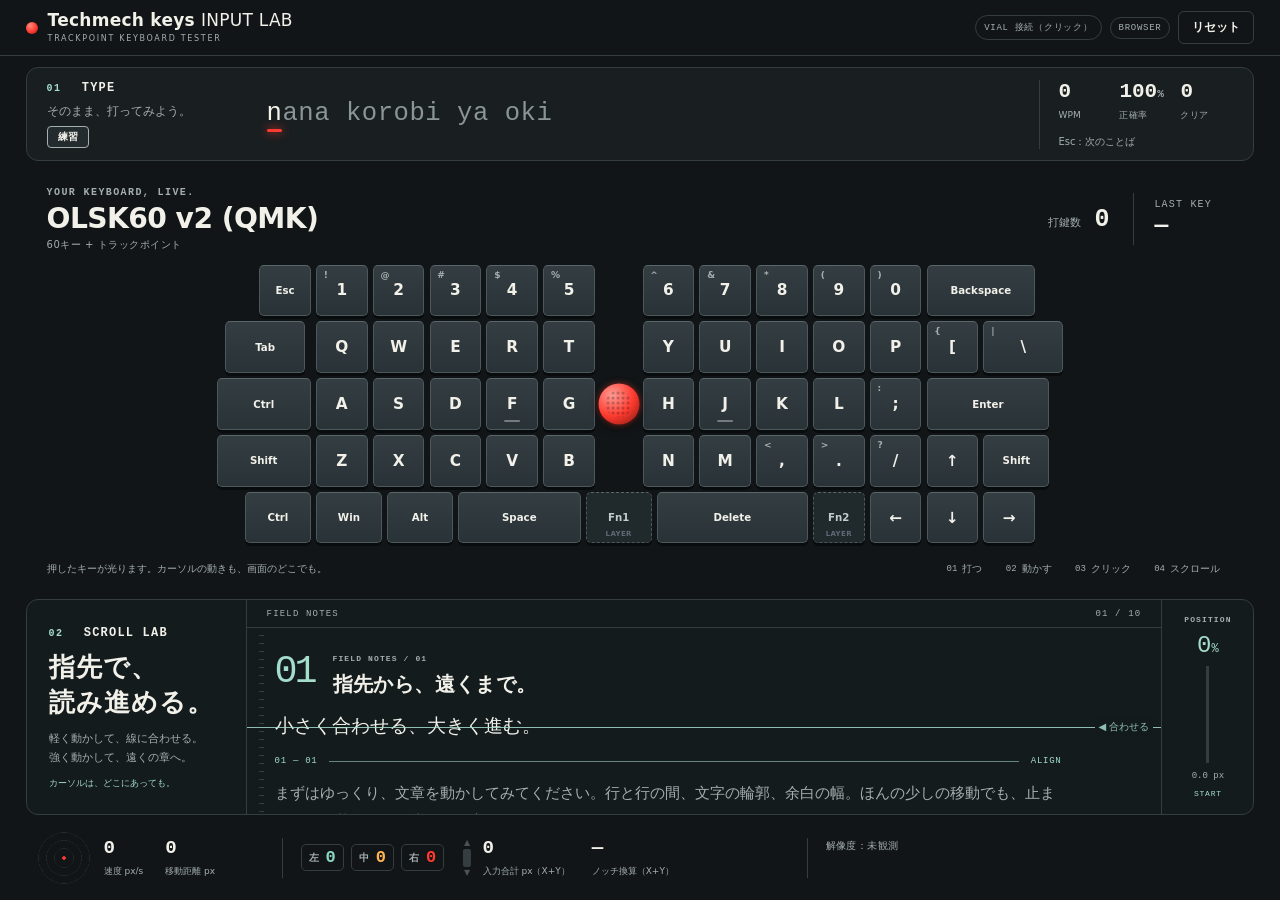
<file: ui/index.html>
<!DOCTYPE html>
<!-- SPDX-FileCopyrightText: 2025-2026 Techmech keys -->
<!-- SPDX-License-Identifier: Apache-2.0 -->
<html lang="ja">
<head>
<meta charset="UTF-8">
<meta name="viewport" content="width=device-width, initial-scale=1.0">
<title>Techmech keys INPUT LAB</title>
<link rel="stylesheet" href="style.css">
<link rel="stylesheet" href="stage.css">
<link rel="stylesheet" href="themes/lcd.css">
<link rel="stylesheet" href="themes/minimal.css">
<link rel="stylesheet" href="themes/pop.css">
</head>
<body>

<canvas id="trailCanvas"></canvas>

<header id="topbar">
  <div class="brand">
    <span class="brand-dot"></span>
    <div class="brand-text">
      <h1>Techmech keys <span>INPUT LAB</span></h1>
      <p>TRACKPOINT KEYBOARD TESTER</p>
    </div>
  </div>
  <div class="topbar-right">
    <span id="vialBadge" class="badge" hidden>VIAL</span>
    <span id="hostBadge" class="badge">BROWSER</span>
    <button id="guideBtn" type="button" hidden>ガイド</button>
    <button id="resetBtn" type="button">リセット</button>
  </div>
</header>

<main id="layout">
  <section class="panel" id="typePanel" aria-labelledby="typingTitle">
    <div class="typing-label">
      <h2 id="typingTitle"><span class="section-index">01</span> TYPE</h2>
      <p class="type-hint" id="practiceHint">そのまま、打ってみよう。</p>
      <div class="tabs" role="tablist" aria-label="タイピング">
        <button id="tabPractice" class="tab active" type="button" role="tab" aria-selected="true">練習</button>
        <button id="tabFree" class="tab" type="button" role="tab" aria-selected="false" hidden>自由入力</button>
      </div>
    </div>
    <div id="practiceView">
      <div id="phraseLine" aria-label="練習することば"></div>
      <div id="practiceStats">
        <div class="stat"><b id="statWpm">0</b><span>WPM</span></div>
        <div class="stat"><b id="statAcc">100<i>%</i></b><span>正確率</span></div>
        <div class="stat"><b id="statClears">0</b><span>クリア</span></div>
        <p class="stat-note">Esc：次のことば</p>
      </div>
      <div id="clearFlash">CLEAR!</div>
    </div>
    <div id="freeView" hidden><div id="freeDisplay"><span id="freeEmpty">好きなことばを、そのまま入力。</span></div></div>
  </section>

  <section class="panel" id="kbPanel" aria-labelledby="keyboardTitle">
    <div class="keyboard-heading">
      <div class="keyboard-identity">
        <span class="eyebrow">YOUR KEYBOARD, LIVE.</span>
        <h2 id="keyboardTitle"><span id="kbBoardName">KEYBOARD</span><span class="kb-device-name" id="kbDeviceName" hidden></span></h2>
        <span class="panel-sub" id="kbProfileLabel"></span>
      </div>
      <div class="tabs layer-tabs" id="layerTabs" hidden aria-label="表示レイヤー"></div>
      <div class="key-readouts">
        <span class="kb-meta-item">打鍵数 <b id="keyCount">0</b></span>
        <div class="last-key-readout"><span>LAST KEY</span><b id="lastKey">—</b><div id="keyOsd" aria-hidden="true"></div></div>
      </div>
    </div>
    <div id="kbWrap"><div id="keyboard"></div></div>
    <div class="keyboard-footer">
      <p class="kb-caption" id="kbCaption">押したキーが光ります。カーソルの動きも、画面のどこでも。</p>
      <section id="missionPanel" aria-label="試せる操作">
        <ol id="missions">
          <li id="m-type"><i>01</i><span>打つ</span><b class="check">✓</b></li>
          <li id="m-move"><i>02</i><span>動かす</span><b class="check">✓</b></li>
          <li id="m-click"><i>03</i><span>クリック</span><b class="check">✓</b></li>
          <li id="m-scroll"><i>04</i><span>スクロール</span><b class="check">✓</b></li>
        </ol>
        <div id="missionDone">ひと通り、体験できました。</div>
      </section>
    </div>
  </section>

  <section class="panel" id="scrollPanel" aria-labelledby="scrollTitle">
    <div class="scroll-intro">
      <h2 id="scrollTitle"><span class="section-index">02</span> SCROLL LAB</h2>
      <h3>指先で、<br>読み進める。</h3>
      <p>軽く動かして、線に合わせる。<br>強く動かして、遠くの章へ。</p>
      <span class="anywhere-note">カーソルは、どこにあっても。</span>
    </div>
    <div class="scroll-paper">
      <div class="scroll-paper-heading"><span>FIELD NOTES</span><span id="scrollChapter">01 / 10</span></div>
      <div id="scrollViewport" aria-label="スクロール体験用の長文"><div id="scrollContent"></div></div>
      <div class="scroll-reference" aria-hidden="true"><span>◀ 合わせる</span></div>
    </div>
    <div class="scroll-position">
      <span class="eyebrow">POSITION</span>
      <b id="scrollPercent">0<span>%</span></b>
      <div class="scroll-progress-track" aria-hidden="true"><div id="scrollProgressFill"></div></div>
      <span id="scrollPositionText">0 px</span><span id="scrollEdge">START</span>
    </div>
  </section>

  <aside id="monitorBar" aria-label="入力モニター">
    <section id="pointerPanel" aria-label="ポインターの動き">
      <canvas id="compass" width="150" height="150" aria-label="カーソルの方向"></canvas>
      <div class="pointer-nums">
        <div class="num"><b id="numSpeed">0</b><span>速度 px/s</span></div>
        <div class="num"><b id="numDist">0</b><span>移動距離 px</span></div>
      </div>
    </section>
    <section id="inputMonitorPanel" aria-label="クリック・スクロール">
      <div id="clickPills">
        <div class="pill" id="pill-L"><span>左</span><b>0</b></div>
        <div class="pill" id="pill-M"><span>中</span><b>0</b></div>
        <div class="pill" id="pill-R"><span>右</span><b>0</b></div>
      </div>
      <div id="scrollViz">
        <div class="scroll-arrow" id="scrollUp">▲</div>
        <div id="scrollBar"><div id="scrollBarFill"></div></div>
        <div class="scroll-arrow" id="scrollDown">▼</div>
        <div class="scroll-nums">
          <div class="num"><b id="numScroll">0</b><span>入力合計 px（X+Y）</span></div>
          <div class="num"><b id="numScrollNotches">—</b><span>ノッチ換算（X+Y）</span></div>
        </div>
      </div>
    </section>
    <div class="monitor-status">
      <div id="scrollResolution" class="scroll-resolution" data-resolution="unknown">解像度：未観測</div>
      <div id="inputFeed" aria-label="直近のクリック・スクロール"></div>
    </div>
  </aside>
</main>

<div id="staffMenu" hidden>
  <div class="staff-box">
    <h3>スタッフ用メニュー</h3>
    <div id="staffVial">
      <h4>VIAL連携</h4>
      <p id="staffVialStatus">未接続</p>
      <div id="vialDeviceControls" hidden>
        <label for="vialDeviceSelect">接続キーボード</label>
        <select id="vialDeviceSelect"></select>
        <div class="vial-device-buttons">
          <button id="vialRescanBtn" type="button">再スキャン</button>
          <button id="vialAddDeviceBtn" type="button" hidden>接続を追加</button>
        </div>
      </div>
      <button id="unlockBtn" type="button" hidden>マトリクス検出を有効化（unlock）</button>
      <div id="unlockWizard" hidden>
        <p id="unlockHint">光っているキーを押し続けてください</p>
        <div id="unlockBar"><i id="unlockBarFill"></i></div>
        <button id="unlockCancelBtn" type="button">中断</button>
      </div>
    </div>
    <div id="staffOptions">
      <h4>表示オプション</h4>
      <label for="defaultBoardSelect">既定ボード</label>
      <select id="defaultBoardSelect"></select>
      <label for="themeSelect">デザイン</label>
      <select id="themeSelect"></select>
      <button id="jpToggleBtn" type="button">日本語入力: オフ</button>
      <div id="windowSizeControls" hidden>
        <label>ウィンドウサイズ</label>
        <div class="window-size-buttons">
          <button type="button" data-window-size="1100x760">コンパクト 1100×760</button>
          <button type="button" data-window-size="1368x912">標準 1368×912</button>
          <button type="button" data-window-size="1760x1100">大 1760×1100</button>
        </div>
      </div>
      <p class="staff-note">自由入力タブ（日本語IME）の表示を切り替えます。設定はこの端末に保存されます</p>
      <button id="autoLayerSimToggleBtn" type="button">オートレイヤー表示シミュレーション: オン</button>
      <label for="autoLayerSimDelaySelect">復帰ディレイ</label>
      <select id="autoLayerSimDelaySelect"></select>
      <p class="staff-note">実機側のオートレイヤー設定と表示が合わない場合は、オフにすると従来表示に戻ります。</p>
    </div>
    <div id="kbSettings" hidden>
      <h4>キーボード設定（RMK 版）</h4>
      <p class="staff-note">接続中のキーボードの設定を読み書きします。変更は 2 秒後にキーボードへ保存されます。ファームウェアの更新で初期化されることがあります。</p>
      <div id="kbSettingsBody"></div>
      <div class="kb-actions">
        <button id="kbSettingsReloadBtn" type="button">再読込</button>
        <button id="kbSettingsSaveBtn" type="button">いますぐ保存</button>
      </div>
      <p class="staff-note" id="kbSettingsStatus">未読込</p>
    </div>
    <details id="scrollDiagnostics"><summary>スクロールの一時観測</summary>
      <p class="staff-note">wheelと描画位置のみを端末内で観測します。キー入力は記録しません。</p>
      <button id="scrollDebugToggle" type="button">観測を開始</button>
      <button id="scrollDebugClear" type="button">記録を消去</button>
      <pre id="scrollDebugReadout">観測停止中</pre>
    </details>
    <p>テスターを終了しますか？</p>
    <div class="staff-actions">
      <button id="staffExitBtn" type="button">終了する</button>
      <button id="staffCancelBtn" type="button">もどる</button>
    </div>
    <p class="staff-note">キーボードからは Ctrl+Alt+Shift+F12 でも終了できます</p>
    <p class="staff-note" id="appVersion"></p>
  </div>
</div>

<div id="tourMenu" class="tour-modal" hidden>
  <div class="panel tour-modal-box" role="dialog" aria-modal="true" aria-labelledby="tourMenuTitle">
    <div class="panel-head">
      <h2 id="tourMenuTitle">GUIDE <span class="panel-sub">体験ガイド</span></h2>
    </div>
    <div id="tourList" class="tour-list"></div>
    <button id="tourCloseBtn" type="button">閉じる</button>
  </div>
</div>

<div id="tourOverlay" hidden>
  <div class="tour-scrim" data-tour-scrim="top"></div>
  <div class="tour-scrim" data-tour-scrim="bottom"></div>
  <div class="tour-scrim" data-tour-scrim="left"></div>
  <div class="tour-scrim" data-tour-scrim="right"></div>
  <section class="panel tour-card" aria-live="polite">
    <div id="tourDots" class="tour-dots"></div>
    <h2 id="tourStepTitle"></h2>
    <p id="tourStepBody"></p>
    <div class="tour-actions">
      <button id="tourStopBtn" type="button">やめる</button>
      <button id="tourNextBtn" type="button">次へ</button>
    </div>
  </section>
</div>

<div id="attract" class="hidden">
  <div class="attract-inner">
    <span class="eyebrow">READY WHEN YOU ARE.</span>
    <h2>さわって、たしかめる。</h2>
    <p class="attract-sub">キーを打つ。カーソルを動かす。文章をスクロールする。</p>
  </div>
</div>

<textarea id="hiddenInput" autocomplete="off" autocapitalize="off" spellcheck="false" aria-hidden="true"></textarea>

<script src="boards.js"></script>
<script src="layouts/olsk60.js"></script>
<script src="layouts/generic-ansi60.js"></script>
<script src="layouts/generic-fullsize.js"></script>
<script src="layout.js"></script>
<script src="keycodes.js"></script>
<script src="vial-layout.js"></script>
<script src="vial.js"></script>
<script src="kb-settings.js"></script>
<script src="scroll-input.js"></script>
<script src="scroll-content.js"></script>
<script src="scroll-lab.js"></script>
<script src="app.js"></script>
<script src="tours.js"></script>
<script src="layouts/olsk60-qmk.tours.js"></script>
<script src="layouts/olsk60-rmk.tours.js"></script>
<script src="themes.js"></script>
</body>
</html>
</file>
<file: ui/style.css>
/* SPDX-FileCopyrightText: 2025-2026 Techmech keys */
/* SPDX-License-Identifier: Apache-2.0 */
/* ==========================================================
   Techmech keys INPUT LAB — kiosk tester UI
   Target: Surface Pro 7 fullscreen (3:2), offline, dark HUD
   ========================================================== */

:root {
  --bg: #07090d;
  --panel: rgba(15, 20, 28, 0.68);
  --panel-solid: #10151d;
  --line: rgba(255, 255, 255, 0.09);
  --txt: #e9eef7;
  --dim: #8b95a8;
  --red: #ff3b30;
  --red-deep: #c22a22;
  --cyan: #3fd9ff;
  --amber: #ffb454;
  --green: #3ddc84;
  --red-soft: #ff6a5b;
  --red-bright: #ff8a80;
  --red-cap: #ff9d94;
  --red-cap-deep: #8e1b14;
  --red-key-border: #ff8a7e;
  --red-cap-shadow: #7e150e;
  --blur-panel: 12px;
  --blur-attract: 10px;
  --blur-osd: 3px;
  --osd-color: #fff;
  --osd-glow: 0 0 34px rgba(255, 59, 48, 0.9), 0 0 8px rgba(255, 255, 255, 0.6);
  --osd-font: var(--mono);
  --osd-plate-bg: rgba(15, 20, 28, 0.84);
  --osd-plate-border: rgba(255, 255, 255, 0.14);
  --osd-plate-shadow: 0 8px 24px rgba(0, 0, 0, 0.38);
  --blur-menu: 8px;
  --radius-panel: 16px;
  --radius-key: calc(var(--u) * 0.12);
  --radius-control: 9px;
  --fx-btn-l: #3fd9ff;
  --fx-btn-m: #ffb454;
  --fx-btn-r: #ff3b30;
  --fx-scroll-rgb: 63, 217, 255;
  --fx-halo-rgb: 255, 80, 66;
  --fx-trail-hue-start: 195;
  --fx-trail-hue-end: 0;
  --fx-trail-fixed-rgb: ;
  --fx-compass-rgb: 255, 255, 255;
  --fx-compass-needle-start-rgb: 255, 59, 48;
  --fx-compass-needle: #ff5a4c;
  --fx-compass-hub: #ff3b30;
  --keycap-bg: linear-gradient(180deg, #242c3b 0%, #1a212e 90%);
  --keycap-border: rgba(255, 255, 255, 0.10);
  --keycap-border-top: rgba(255, 255, 255, 0.18);
  --keycap-shadow: 0 2.5px 0 rgba(0, 0, 0, 0.45);
  --keycap-txt: #d7deeb;
  --keycap-layer-bg: rgba(20, 26, 36, 0.6);
  --keycap-layer-txt: var(--dim);
  --keycap-layer-label: rgba(139, 149, 168, 0.6);
  --txt-faint: rgba(139, 149, 168, 0.55);
  --txt-cursor: #c3ccdc;
  --txt-on-accent: #fff;
  --txt-vial-inherit: rgba(139, 149, 168, 0.55);
  --txt-vial-inherit-sub: rgba(139, 149, 168, 0.35);
  --mission-done-border: rgba(61, 220, 132, 0.5);
  --mission-done-bg: rgba(61, 220, 132, 0.09);
  --mission-flash-rgb: 61, 220, 132;
  --mono: "Cascadia Code", "Cascadia Mono", Consolas, "Courier New", monospace;
  --sans: "Segoe UI Variable Text", "Segoe UI", "Yu Gothic UI", "Hiragino Sans", system-ui, sans-serif;

  --tour-scrim-bg: color-mix(in srgb, var(--bg) 72%, transparent);
  --tour-spot-bg: color-mix(in srgb, var(--txt) 10%, transparent);
  --tour-spot-ring: var(--red-key-border);
  --tour-spot-ring-strong: var(--red-bright);
  --tour-spot-shadow: color-mix(in srgb, var(--red) 58%, transparent);
  --tour-spot-shadow-strong: color-mix(in srgb, var(--red) 88%, transparent);
  --u: 60px; /* key unit, set by JS to fit */
}

* { margin: 0; padding: 0; box-sizing: border-box; }

html, body {
  width: 100%; height: 100%;
  overflow: hidden;
  background: var(--bg);
  color: var(--txt);
  font-family: var(--sans);
  user-select: none;
  -webkit-user-select: none;
  cursor: default;
  overscroll-behavior: none;
  touch-action: none;
}

body {
  background:
    radial-gradient(1200px 700px at 70% -10%, rgba(63, 217, 255, 0.05), transparent 60%),
    radial-gradient(1000px 800px at 10% 110%, rgba(255, 59, 48, 0.06), transparent 60%),
    radial-gradient(rgba(255, 255, 255, 0.045) 1px, transparent 1.5px) 0 0 / 26px 26px,
    var(--bg);
}

/* ---------- pointer trail canvas (HUD overlay above panels) ---------- */
#trailCanvas {
  position: fixed; inset: 0;
  width: 100vw; height: 100vh;
  z-index: 6;
  pointer-events: none;
}

/* ---------- top bar ---------- */
#topbar {
  position: relative; z-index: 2;
  height: 58px;
  display: flex; align-items: center; justify-content: space-between;
  padding: 0 20px;
}

.brand { display: flex; align-items: center; gap: 12px; }

.brand-dot {
  width: 18px; height: 18px; border-radius: 50%;
  background: radial-gradient(circle at 35% 30%, var(--red-bright), var(--red) 55%, var(--red-cap-deep));
  box-shadow: 0 0 14px rgba(255, 59, 48, 0.8), 0 0 40px rgba(255, 59, 48, 0.35);
  animation: dotPulse 2.6s ease-in-out infinite;
}
@keyframes dotPulse {
  0%, 100% { box-shadow: 0 0 12px rgba(255,59,48,.7), 0 0 34px rgba(255,59,48,.3); }
  50%      { box-shadow: 0 0 20px rgba(255,59,48,.95), 0 0 58px rgba(255,59,48,.5); }
}

.brand-text h1 {
  font-size: 21px; font-weight: 800; letter-spacing: 0.06em; line-height: 1.05;
}
.brand-text h1 span { color: var(--red); }
.brand-text p { font-size: 10px; letter-spacing: 0.34em; color: var(--dim); }

.topbar-right { display: flex; align-items: center; gap: 12px; }

.badge {
  font-family: var(--mono);
  font-size: 11px; letter-spacing: 0.14em;
  padding: 5px 12px; border-radius: calc(var(--radius-control) * 111);
  border: 1px solid var(--line); color: var(--dim);
}
.badge.kiosk {
  color: var(--green);
  border-color: rgba(61, 220, 132, 0.45);
  box-shadow: 0 0 12px rgba(61, 220, 132, 0.18) inset;
}

#resetBtn {
  font-family: inherit; font-size: 13px; font-weight: 600;
  color: var(--txt);
  background: transparent;
  border: 1px solid var(--line);
  border-radius: var(--radius-control);
  padding: 8px 18px;
  cursor: pointer;
  transition: border-color .15s, background .15s, transform .05s;
}
#resetBtn:hover { border-color: rgba(255,59,48,.6); background: rgba(255,59,48,.12); }
#resetBtn:active { transform: scale(.96); }

/* ---------- layout ---------- */
#layout {
  position: relative; z-index: 1;
  display: grid;
  grid-template-columns: 1fr 336px;
  gap: 14px;
  padding: 0 20px 16px;
  height: calc(100vh - 58px);
}

#leftCol { display: flex; flex-direction: column; gap: 14px; min-width: 0; }
#rightCol { display: flex; flex-direction: column; align-items: stretch; gap: 14px; min-width: 0; }

/* ---------- panels ---------- */
.panel {
  background: var(--panel);
  backdrop-filter: blur(var(--blur-panel));
  -webkit-backdrop-filter: blur(var(--blur-panel));
  border: 1px solid var(--line);
  border-radius: var(--radius-panel);
  padding: 14px 18px 16px;
  box-shadow: 0 8px 28px rgba(0, 0, 0, 0.35);
  min-height: 0;
}

.panel-head {
  display: flex; align-items: baseline; justify-content: space-between; gap: 10px;
  margin-bottom: 10px;
}
.panel-head h2 {
  font-size: 13px; font-weight: 800; letter-spacing: 0.18em;
  color: var(--txt);
}
.panel-head h2::before {
  content: ""; display: inline-block;
  width: 8px; height: 8px; border-radius: calc(var(--radius-control) - 7px);
  background: var(--red); margin-right: 8px;
  vertical-align: 1px;
}
.panel-sub { font-size: 11px; font-weight: 500; letter-spacing: .05em; color: var(--dim); margin-left: 8px; }
.kb-device-name {
  display: inline-flex; align-items: center;
  max-width: 24em; overflow: hidden; text-overflow: ellipsis; white-space: nowrap;
  margin-left: 8px; padding: 3px 8px;
  border: 1px solid var(--line); border-radius: calc(var(--radius-control) * 111);
  color: var(--cyan); background: color-mix(in srgb, var(--cyan) 12%, transparent);
  font-family: var(--mono); font-size: 10px; font-weight: 600; letter-spacing: .04em;
  vertical-align: 1px;
}
.kb-device-name[hidden] { display: none; }

/* ---------- typing panel ---------- */
#typePanel { flex: 1 1 auto; display: flex; flex-direction: column; position: relative; overflow: hidden; }

.tabs { display: flex; gap: 6px; }
.tab {
  font-family: inherit; font-size: 12px; font-weight: 700;
  color: var(--dim);
  background: transparent;
  border: 1px solid var(--line);
  border-radius: calc(var(--radius-control) * 111);
  padding: 6px 16px;
  cursor: pointer;
  transition: all .15s;
}
.tab.active {
  color: var(--txt-on-accent); border-color: transparent;
  background: linear-gradient(135deg, var(--red), var(--red-soft));
  box-shadow: 0 2px 14px rgba(255, 59, 48, 0.4);
}

.type-hint { font-size: 12.5px; color: var(--dim); margin: 2px 0 10px; }

#practiceView, #freeView { flex: 1; display: flex; flex-direction: column; min-height: 0; }
#practiceView[hidden], #freeView[hidden] { display: none; }

#phraseLine {
  flex: 1;
  display: flex; align-items: center; justify-content: center;
  flex-wrap: wrap;
  align-content: center;
  font-family: var(--mono);
  font-size: clamp(20px, 2.4vw, 30px);
  letter-spacing: 0.02em;
  line-height: 1.9;
  padding: 4px 10px;
  min-height: 0;
}
#phraseLine span { position: relative; color: var(--txt-faint); padding: 0 1px; border-radius: calc(var(--radius-control) - 6px); transition: color .08s; white-space: pre; }
#phraseLine span.ok { color: var(--txt); }
#phraseLine span.ok.was-ng { color: var(--amber); }
#phraseLine span.cur { color: var(--txt-cursor); }
#phraseLine span.cur::after {
  content: ""; position: absolute; left: 0; right: 0; bottom: 2px;
  height: 3px; border-radius: calc(var(--radius-control) - 7px);
  background: var(--red);
  box-shadow: 0 0 10px var(--red);
  animation: caretBlink 1s steps(2) infinite;
}
@keyframes caretBlink { 50% { opacity: 0.15; } }
#phraseLine span.shake { animation: shake .18s; color: var(--red); }
@keyframes shake {
  25% { transform: translateX(-3px); }
  75% { transform: translateX(3px); }
}

#practiceStats {
  display: flex; align-items: flex-end; gap: 26px;
  padding-top: 8px;
  border-top: 1px solid var(--line);
}
.stat b, .num b {
  display: block;
  font-family: var(--mono);
  font-size: 26px; font-weight: 700; line-height: 1.1;
  color: var(--txt);
  font-variant-numeric: tabular-nums;
}
.stat b i, .num b i { font-style: normal; font-size: 15px; color: var(--dim); }
.stat span, .num span {
  font-size: 10.5px; letter-spacing: 0.12em; color: var(--dim);
}
.stat-note { margin-left: auto; font-size: 11px; color: var(--dim); align-self: center; }

#clearFlash {
  position: absolute; inset: 0;
  display: flex; align-items: center; justify-content: center;
  font-family: var(--mono); font-size: 54px; font-weight: 800; letter-spacing: .1em;
  color: var(--green);
  text-shadow: 0 0 30px rgba(61, 220, 132, 0.7);
  background: rgba(7, 9, 13, 0.55);
  opacity: 0; pointer-events: none;
  transition: opacity .18s;
}
#clearFlash.show { opacity: 1; }

/* free typing */
#freeDisplay {
  flex: 1;
  font-family: var(--mono);
  font-size: 22px; line-height: 1.75;
  white-space: pre-wrap; word-break: break-all;
  overflow-y: auto;
  padding: 10px 12px;
  border: 1px solid var(--line);
  border-radius: calc(var(--radius-control) + 3px);
  background: rgba(0, 0, 0, 0.25);
  min-height: 0;
}
#freeDisplay .comp {
  color: var(--amber);
  border-bottom: 2px dotted var(--amber);
}
#freeDisplay .caret {
  display: inline-block; width: 3px; height: 1.15em;
  background: var(--red); border-radius: calc(var(--radius-control) - 7px);
  vertical-align: -0.18em;
  box-shadow: 0 0 8px var(--red);
  animation: caretBlink 1s steps(2) infinite;
}
#freeEmpty { color: var(--dim); font-family: var(--sans); font-size: 15px; }

#hiddenInput {
  position: fixed; top: -200px; left: -200px;
  width: 100px; height: 40px;
  opacity: 0.01;
}

/* ---------- keyboard panel ---------- */
#kbPanel { flex: 0 0 auto; }

.kb-meta { display: flex; gap: 18px; font-size: 12px; color: var(--dim); }
.kb-meta-item b {
  font-family: var(--mono); font-size: 15px; color: var(--txt);
  margin-left: 6px; font-variant-numeric: tabular-nums;
}
#lastKey { color: var(--cyan) !important; }

#kbWrap { position: relative; display: flex; justify-content: center; }

#keyboard {
  position: relative;
  width: calc(var(--u) * 15);
  height: calc(var(--u) * 5);
}

.key {
  position: absolute;
  padding: 2.5px;
}
.keycap {
  width: 100%; height: 100%;
  border-radius: var(--radius-key);
  background: var(--keycap-bg);
  border: 1px solid var(--keycap-border);
  border-top-color: var(--keycap-border-top);
  box-shadow: var(--keycap-shadow);
  display: flex; align-items: center; justify-content: center;
  position: relative;
  font-weight: 600;
  color: var(--keycap-txt);
  font-size: calc(var(--u) * 0.28);
  transition: background .25s, box-shadow .25s, color .2s;
  overflow: hidden;
}
.key.small .keycap { font-size: calc(var(--u) * 0.2); letter-spacing: 0.02em; }
.key .sub {
  position: absolute; top: calc(var(--u) * 0.07); left: calc(var(--u) * 0.12);
  font-size: calc(var(--u) * 0.17);
  color: var(--dim);
}
.key.homing .keycap::after {
  content: ""; position: absolute; bottom: calc(var(--u) * 0.12); left: 50%;
  width: calc(var(--u) * 0.28); height: 2px; border-radius: calc(var(--radius-control) - 7px);
  transform: translateX(-50%);
  background: rgba(255, 255, 255, 0.35);
}

/* heat: warms up with press count (set via --heat 0..1 by JS) */
.keycap::before {
  content: ""; position: absolute; inset: 0;
  background: linear-gradient(180deg, rgba(255, 90, 70, 0.5), rgba(200, 40, 30, 0.35));
  opacity: var(--heat, 0);
  transition: opacity .4s;
}
.keycap > * { position: relative; }

.key.down .keycap {
  background: linear-gradient(180deg, var(--red-soft), var(--red-deep));
  border-color: var(--red-key-border);
  color: var(--txt-on-accent);
  box-shadow: 0 0 4px rgba(0,0,0,.4), 0 0 22px rgba(255, 59, 48, 0.75);
  transform: translateY(2px);
}
.key.down .sub { color: rgba(255,255,255,.8); }

.key.layer .keycap {
  background: var(--keycap-layer-bg);
  border-style: dashed;
  color: var(--keycap-layer-txt);
}
.key.layer .keycap::after {
  content: "LAYER";
  position: absolute; bottom: calc(var(--u) * 0.08); left: 0; right: 0;
  font-size: 7.5px; letter-spacing: .18em; text-align: center;
  color: var(--keycap-layer-label);
}

body.kiosk .key.encoder .keycap { border-radius: 50%; }
.key.encoder .keycap > span { font-size: calc(var(--u) * 0.34); }

.key.win .keycap .lock { display: block; }
.key.win .keycap .lock {
  display: none;
  position: absolute; top: calc(var(--u) * 0.06); right: calc(var(--u) * 0.09);
  font-size: calc(var(--u) * 0.15);
  opacity: .75;
}

/* trackpoint */
#trackpoint {
  position: absolute;
  width: calc(var(--u) * 0.72); height: calc(var(--u) * 0.72);
  transform: translate(-50%, -50%);
  z-index: 3;
  pointer-events: none;
}
.pointing { position: absolute; transform: translate(-50%, -50%); z-index: 3; pointer-events: none; }
.pointing.pad {
  border-radius: var(--radius-key);
  background: linear-gradient(180deg, #303b4e, #1a212e);
  border: 1px solid rgba(255, 255, 255, 0.18);
}
#trackpoint > img {
  display: block; width: 100%; height: 100%; object-fit: contain;
}
#tpRing {
  position: absolute; inset: calc(var(--u) * -0.22);
  border: 2px solid var(--cyan);
  border-radius: 50%;
  opacity: 0;
}
#tpRing.pulse { animation: tpRing .5s ease-out; }
@keyframes tpRing {
  0% { opacity: .9; transform: scale(.55); }
  100% { opacity: 0; transform: scale(1.25); }
}
#tpCap {
  position: absolute; inset: 0;
  border-radius: 50%;
  background: radial-gradient(circle at 34% 28%, var(--red-cap), var(--red) 52%, var(--red-cap-shadow) 100%);
  box-shadow: 0 0 calc(6px + var(--tp-glow, 0) * 26px) rgba(255, 59, 48, calc(0.55 + var(--tp-glow, 0) * 0.45)),
              0 3px 8px rgba(0, 0, 0, 0.6);
  animation: dotPulse 3s ease-in-out infinite;
}
#tpCap::after { /* dimple texture */
  content: ""; position: absolute; inset: 18%;
  border-radius: 50%;
  background: radial-gradient(rgba(0,0,0,.28) 1px, transparent 1.6px) 0 0 / 5px 5px;
}

#keyOsd {
  position: absolute;
  left: 50%; top: 38%;
  transform: translate(-50%, -50%);
  padding: 8px 20px;
  font-family: var(--osd-font);
  font-size: 84px; font-weight: 800;
  color: var(--osd-color);
  background: var(--osd-plate-bg);
  border: 1px solid var(--osd-plate-border);
  border-radius: var(--radius-control);
  box-shadow: var(--osd-plate-shadow);
  text-shadow: var(--osd-glow);
  opacity: 0;
  pointer-events: none;
  z-index: 4;
  white-space: nowrap;
}
#keyOsd.pop { animation: osdPop .55s ease-out; }
@keyframes osdPop {
  0% { opacity: 0; transform: translate(-50%, -50%) scale(.5); }
  18% { opacity: .95; transform: translate(-50%, -50%) scale(1.12); }
  100% { opacity: 0; transform: translate(-50%, -46%) scale(1); }
}

.kb-caption {
  margin-top: 9px;
  font-size: 11px; color: var(--dim);
  text-align: center;
}

/* ---------- missions ---------- */
#missionPanel { position: relative; overflow: hidden; }
#missions { list-style: none; display: flex; flex-direction: column; gap: 8px; }
#missions li {
  display: flex; align-items: center; gap: 10px;
  font-size: 13.5px; font-weight: 600;
  color: var(--dim);
  border: 1px solid var(--line);
  border-radius: calc(var(--radius-control) + 1px);
  padding: 8px 12px;
  transition: all .25s;
}
#missions li i {
  font-style: normal; font-family: var(--mono);
  color: var(--dim); font-size: 14px;
}
#missions li .check {
  margin-left: auto;
  font-size: 15px; color: transparent;
  transition: color .2s, transform .2s;
  transform: scale(.4);
}
#missions li.done {
  color: var(--txt);
  border-color: var(--mission-done-border);
  background: var(--mission-done-bg);
}
#missions li.done i { color: var(--green); }
#missions li.done .check { color: var(--green); transform: scale(1); }
#missions li.flash { animation: missionFlash .5s; }
@keyframes missionFlash {
  0% { box-shadow: 0 0 0 0 rgba(var(--mission-flash-rgb), 0.7); }
  100% { box-shadow: 0 0 0 14px rgba(var(--mission-flash-rgb), 0); }
}

#missionDone {
  position: absolute; inset: 0;
  display: flex; align-items: center; justify-content: center;
  font-size: 17px; font-weight: 800; letter-spacing: .04em;
  color: var(--green);
  background: rgba(7, 9, 13, 0.72);
  backdrop-filter: blur(var(--blur-osd));
  opacity: 0; pointer-events: none;
  transition: opacity .3s;
}
#missionDone.show { opacity: 1; }

/* ---------- pointer panel ---------- */
.pointer-grid { display: flex; align-items: center; gap: 16px; }
#compass { flex: 0 0 auto; }
.pointer-nums, .scroll-nums { display: flex; flex-direction: column; gap: 14px; min-width: 0; }

/* ---------- input monitor panel ---------- */
#inputMonitorPanel { flex: 1 1 0; display: flex; flex-direction: column; overflow: hidden; }
.input-monitor-summary { display: grid; grid-template-columns: minmax(0, 1fr) minmax(0, 1fr); gap: 12px; }
#clickPills { display: flex; gap: 10px; align-items: center; }
.pill {
  flex: 1;
  display: flex; flex-direction: column; align-items: center; gap: 2px;
  border: 1px solid var(--line);
  border-radius: calc(var(--radius-control) + 3px);
  padding: 10px 6px 8px;
  transition: all .12s;
}
.pill span { font-size: 12px; color: var(--dim); font-weight: 700; }
.pill b {
  font-family: var(--mono); font-size: 22px;
  font-variant-numeric: tabular-nums;
}
.pill.active { transform: scale(1.06); border-color: transparent; }
#pill-L.active { background: rgba(63, 217, 255, 0.2); box-shadow: 0 0 18px rgba(63,217,255,.45); }
#pill-M.active { background: rgba(255, 180, 84, 0.2); box-shadow: 0 0 18px rgba(255,180,84,.45); }
#pill-R.active { background: rgba(255, 59, 48, 0.22); box-shadow: 0 0 18px rgba(255,59,48,.5); }
#pill-L b { color: var(--cyan); } #pill-M b { color: var(--amber); } #pill-R b { color: var(--red); }

#scrollViz {
  display: grid;
  grid-template-columns: 30px 1fr;
  grid-template-rows: auto auto auto;
  column-gap: 16px;
  align-items: center;
}
.scroll-arrow {
  text-align: center;
  font-size: 15px; color: var(--dim);
  opacity: .4;
  transition: all .1s;
}
.scroll-arrow.hot { color: var(--cyan); opacity: 1; text-shadow: 0 0 12px var(--cyan); transform: scale(1.3); }
#scrollBar {
  width: 30px; height: 44px;
  border: 1px solid var(--line);
  border-radius: calc(var(--radius-control) - 1px);
  overflow: hidden;
  position: relative;
  justify-self: center;
}
#scrollBarFill {
  position: absolute; inset: 0;
  background: repeating-linear-gradient(180deg, transparent 0 6px, rgba(63, 217, 255, 0.55) 6px 12px);
  background-size: 100% 24px;
  opacity: 0;
  transition: opacity .25s;
}
#scrollBarFill.up { animation: flowUp .35s linear infinite; opacity: 1; }
#scrollBarFill.down { animation: flowDown .35s linear infinite; opacity: 1; }
@keyframes flowUp { to { background-position-y: -24px; } }
@keyframes flowDown { to { background-position-y: 24px; } }
.scroll-nums { grid-column: 2; grid-row: 1 / span 3; }
.scroll-resolution {
  width: fit-content;
  border: 1px solid var(--line);
  border-radius: var(--radius-control);
  padding: 3px 7px;
  color: var(--dim);
  font: 700 10px/1.2 var(--mono);
  letter-spacing: .04em;
}
.scroll-resolution[data-resolution="high"] {
  border-color: var(--cyan);
  color: var(--cyan);
  box-shadow: 0 0 10px rgba(63, 217, 255, .2);
}

#inputFeed {
  flex: 1 1 0;
  min-height: 0;
  overflow: hidden;
  display: flex;
  flex-direction: column;
  gap: 5px;
  margin-top: 12px;
}
.input-feed-item {
  display: flex;
  align-items: center;
  justify-content: space-between;
  gap: 10px;
  min-width: 0;
  padding: 6px 9px;
  border: 1px solid var(--line);
  border-radius: calc(var(--radius-control) - 1px);
  background: rgba(255, 255, 255, 0.025);
  font-size: 12px;
  font-weight: 700;
}
.input-feed-item b { font-family: var(--mono); font-variant-numeric: tabular-nums; }
.input-feed-item.click-L { color: var(--cyan); }
.input-feed-item.click-M { color: var(--amber); }
.input-feed-item.click-R { color: var(--red); }
.input-feed-item.scroll-up, .input-feed-item.scroll-down { color: var(--cyan); }

@media (max-width: 1100px) {
  #layout {
    grid-template-columns: minmax(0, 1fr);
    height: auto;
    min-height: calc(100vh - 58px);
  }
  #rightCol {
    display: grid;
    grid-template-columns: repeat(2, minmax(0, 1fr));
    align-items: stretch;
  }
  #inputMonitorPanel { min-height: 260px; }
}

@media (min-width: 1800px) {
  #layout { grid-template-columns: minmax(0, 1fr) 400px; }
}

/* ---------- staff exit menu (logo x5 taps) ---------- */
#staffMenu {
  position: fixed; inset: 0;
  z-index: 20;
  display: flex; align-items: center; justify-content: center;
  background: rgba(5, 7, 10, 0.8);
  backdrop-filter: blur(var(--blur-menu));
  -webkit-backdrop-filter: blur(var(--blur-menu));
}
#staffMenu[hidden] { display: none; }
.staff-box {
  background: var(--panel-solid);
  border: 1px solid var(--line);
  border-radius: var(--radius-panel);
  padding: 28px 36px;
  text-align: center;
  box-shadow: 0 20px 60px rgba(0, 0, 0, 0.6);
}
.staff-box h3 { font-size: 15px; letter-spacing: .12em; color: var(--dim); margin-bottom: 10px; }
.staff-box p { font-size: 17px; font-weight: 700; }
.staff-actions { display: flex; gap: 12px; justify-content: center; margin: 22px 0 14px; }
.staff-actions button {
  font-family: inherit; font-size: 15px; font-weight: 700;
  border-radius: calc(var(--radius-control) + 1px); padding: 12px 30px; cursor: pointer;
  border: 1px solid var(--line);
  background: transparent; color: var(--txt);
}
#staffExitBtn {
  background: linear-gradient(135deg, var(--red), var(--red-soft));
  border-color: transparent; color: var(--txt-on-accent);
  box-shadow: 0 2px 16px rgba(255, 59, 48, 0.45);
}
.staff-note { font-size: 11.5px !important; font-weight: 500 !important; color: var(--dim); }

/* ---------- attract overlay ---------- */
#attract {
  position: fixed; inset: 0;
  z-index: 10;
  display: flex; align-items: center; justify-content: center;
  background: rgba(5, 7, 10, 0.82);
  backdrop-filter: blur(var(--blur-attract));
  -webkit-backdrop-filter: blur(var(--blur-attract));
  opacity: 1;
  transition: opacity .45s;
}
#attract.hidden { opacity: 0; pointer-events: none; }

.attract-inner { text-align: center; }
.attract-dot {
  position: relative;
  width: 64px; height: 64px;
  margin: 0 auto 34px;
}
.attract-dot span {
  position: absolute; inset: 0;
  border-radius: 50%;
  background: radial-gradient(circle at 34% 28%, var(--red-cap), var(--red) 52%, var(--red-cap-shadow) 100%);
  box-shadow: 0 0 30px rgba(255, 59, 48, 0.8);
  animation: dotPulse 2s ease-in-out infinite;
}
.attract-dot::before, .attract-dot::after {
  content: ""; position: absolute; inset: 0;
  border: 2px solid rgba(255, 59, 48, 0.55);
  border-radius: 50%;
  animation: ring 2.4s ease-out infinite;
}
.attract-dot::after { animation-delay: 1.2s; }
@keyframes ring {
  0% { transform: scale(1); opacity: .9; }
  100% { transform: scale(2.6); opacity: 0; }
}
#attract h2 {
  font-size: 52px; font-weight: 800; letter-spacing: .06em;
}
#attract h2 em { font-style: normal; color: var(--red); }
.attract-lead { margin-top: 14px; font-size: 21px; font-weight: 700; letter-spacing: .3em; }
.attract-sub {
  margin-top: 18px;
  font-size: 14px; color: var(--dim);
  animation: subBlink 2.2s ease-in-out infinite;
}
@keyframes subBlink { 50% { opacity: .45; } }

/* ---------- Vial integration ---------- */
#vialBadge.vial-live {
  color: var(--cyan);
  border-color: rgba(63, 217, 255, 0.45);
  box-shadow: 0 0 12px rgba(63, 217, 255, 0.18) inset;
}
#vialBadge.vial-locked {
  color: #ffb454;
  border-color: rgba(255, 180, 84, 0.45);
  box-shadow: 0 0 12px rgba(255, 180, 84, 0.15) inset;
}
#vialBadge.vial-click { cursor: pointer; }

.layer-tabs { flex: 1; justify-content: flex-end; }
.layer-tabs[hidden] { display: none; } /* .tabs display:flex would win over [hidden] */
.layer-tabs .tab { padding: 4px 12px; font-family: var(--mono); font-size: 11px; }

/* live-keymap legends */
.key.vial-inherit .keycap { color: var(--txt-vial-inherit); }
.key.vial-inherit .sub { color: var(--txt-vial-inherit-sub); }
.key.vial-none .keycap {
  background: rgba(14, 18, 26, 0.55);
  border-color: rgba(255, 255, 255, 0.05);
}

/* unlock wizard */
.key.unlock-target .keycap {
  border-color: var(--cyan);
  box-shadow: 0 0 18px rgba(63, 217, 255, 0.7);
  animation: unlockPulse 0.9s ease-in-out infinite;
}
@keyframes unlockPulse {
  50% { box-shadow: 0 0 5px rgba(63, 217, 255, 0.3); }
}

#staffVial, #staffOptions, #kbSettings {
  margin: 4px 0 18px;
  padding: 12px 14px;
  border: 1px solid var(--line);
  border-radius: calc(var(--radius-control) + 3px);
  text-align: left;
}
#staffVial h4, #staffOptions h4, #kbSettings h4 { font-size: 11px; letter-spacing: .16em; color: var(--dim); margin-bottom: 6px; }
#staffVial p, #staffOptions p, #kbSettings p { font-size: 13px !important; font-weight: 600 !important; }
#kbSettings h5 { font-size: 12px; color: var(--dim); margin: 10px 0 4px; }
.kb-row { display: grid; grid-template-columns: 1fr 160px 72px; gap: 8px; align-items: center; margin: 4px 0; font-size: 13px; }
.kb-row label { font-weight: 600; }
.kb-row input[type=range] { width: 100%; }
/* 既定ボードの select と同じく不透明な背景にする。透明だと、暗いテーマで
   ネイティブのドロップダウン (WebView2 / Chromium) が白地に白文字で描かれて読めない。 */
.kb-row .kb-num, .kb-row select { font-family: inherit; font-size: 13px; padding: 4px 6px; border: 1px solid var(--line); border-radius: var(--radius-control); background: var(--panel-solid); color: var(--txt); }
.kb-row select option { background: var(--panel-solid); color: var(--txt); }
.kb-row .kb-toggle, .kb-actions button {
  font-family: inherit; font-size: 13px; font-weight: 700; padding: 6px 12px;
  border-radius: var(--radius-control); cursor: pointer; border: 1px solid var(--line);
  background: transparent; color: var(--txt);
}
.kb-row .kb-toggle { grid-column: 2 / 4; }
.kb-actions { display: flex; gap: 8px; margin-top: 8px; }
#jpToggleBtn, #windowSizeControls button {
  font-family: inherit; font-size: 13px; font-weight: 700;
  margin-top: 6px; padding: 8px 16px;
  border-radius: var(--radius-control); cursor: pointer;
  border: 1px solid var(--line);
  background: transparent; color: var(--txt);
}
#defaultBoardSelect, #themeSelect, #vialDeviceSelect {
  display: block; width: 100%;
  font-family: inherit; font-size: 13px; font-weight: 700;
  margin-top: 6px; padding: 8px;
  border-radius: var(--radius-control); border: 1px solid var(--line);
  background: var(--panel-solid); color: var(--txt);
}
#staffOptions label, #staffVial label { display: block; font-size: 13px; font-weight: 700; }
.vial-device-buttons { display: flex; flex-wrap: wrap; gap: 6px; margin-top: 6px; }
#vialRescanBtn, #vialAddDeviceBtn {
  font-family: inherit; font-size: 12px; font-weight: 700;
  padding: 7px 10px; border-radius: var(--radius-control); cursor: pointer;
  border: 1px solid var(--line); background: transparent; color: var(--txt);
}
#windowSizeControls { margin-top: 10px; }
.window-size-buttons { display: flex; flex-wrap: wrap; gap: 6px; margin-top: 6px; }
#windowSizeControls button { margin-top: 0; padding: 7px 10px; font-size: 12px; }
#unlockBtn, #unlockCancelBtn {
  font-family: inherit; font-size: 13px; font-weight: 700;
  margin-top: 10px; padding: 8px 16px;
  border-radius: var(--radius-control); cursor: pointer;
  border: 1px solid rgba(63, 217, 255, 0.5);
  background: rgba(63, 217, 255, 0.1); color: var(--cyan);
}
#unlockCancelBtn { border-color: var(--line); background: transparent; color: var(--dim); }
#unlockWizard { margin-top: 10px; }
#unlockHint { color: var(--cyan) !important; }
#unlockBar {
  margin-top: 10px; height: 8px; border-radius: calc(var(--radius-control) * 111);
  background: rgba(255, 255, 255, 0.08);
  overflow: hidden;
}
#unlockBarFill {
  display: block; height: 100%; width: 0;
  border-radius: calc(var(--radius-control) * 111);
  background: linear-gradient(90deg, var(--cyan), #7ae7ff);
  transition: width .15s linear;
}

/* ---------- guide tours ---------- */

#guideBtn,
#tourCloseBtn,
#tourStopBtn,
#tourNextBtn {
  font-family: inherit; font-size: 13px; font-weight: 700;
  color: var(--txt);
  background: transparent;
  border: 1px solid var(--line);
  border-radius: var(--radius-control);
  padding: 8px 18px;
  cursor: pointer;
  transition: border-color .15s, background .15s, transform .05s;
}
#guideBtn:hover,
#tourCloseBtn:hover,
#tourStopBtn:hover { border-color: var(--red); background: color-mix(in srgb, var(--red) 14%, transparent); }
#guideBtn:active,
#tourCloseBtn:active,
#tourStopBtn:active,
#tourNextBtn:active { transform: scale(.96); }
#tourNextBtn {
  color: var(--txt-on-accent);
  border-color: transparent;
  background: linear-gradient(135deg, var(--red), var(--red-soft));
  box-shadow: 0 2px 14px color-mix(in srgb, var(--red) 42%, transparent);
}

.tour-modal {
  position: fixed; inset: 0; z-index: 30;
  display: grid; place-items: center;
  background: var(--tour-scrim-bg);
  backdrop-filter: blur(var(--blur-menu));
  -webkit-backdrop-filter: blur(var(--blur-menu));
}
.tour-modal[hidden] { display: none; }
.tour-modal-box { width: min(560px, calc(100vw - 48px)); }
.tour-list { display: grid; gap: 10px; margin: 10px 0 14px; }
.tour-menu-item {
  width: 100%; text-align: left;
  display: grid; gap: 4px;
  padding: 14px 16px;
  font-family: inherit;
  color: var(--txt);
  background: var(--keycap-layer-bg);
  border: 1px solid var(--line);
  border-radius: var(--radius-control);
  cursor: pointer;
}
.tour-menu-item:hover { border-color: var(--red); background: color-mix(in srgb, var(--red) 12%, var(--keycap-layer-bg)); }
.tour-menu-item b { font-size: 15px; letter-spacing: .03em; }
.tour-menu-item span { font-size: 12.5px; color: var(--dim); }

#tourOverlay {
  position: fixed; inset: 0; z-index: 25;
  pointer-events: none;
}
#tourOverlay[hidden] { display: none; }
.tour-scrim {
  position: absolute;
  background: var(--tour-scrim-bg);
  backdrop-filter: blur(var(--blur-osd));
  -webkit-backdrop-filter: blur(var(--blur-osd));
}
.tour-scrim[hidden] { display: none; }
.key.tour-target {
  position: absolute;
  z-index: 28;
  filter: brightness(1.55);
}
.key.tour-target .keycap {
  background: var(--tour-spot-bg), var(--keycap-bg);
  border-color: var(--tour-spot-ring);
  box-shadow:
    0 0 0 3px var(--tour-spot-ring),
    0 0 24px var(--tour-spot-shadow),
    var(--keycap-shadow);
  animation: tourPulse 1s ease-in-out infinite;
}
@keyframes tourPulse {
  0%, 100% { box-shadow: 0 0 0 3px var(--tour-spot-ring), 0 0 20px var(--tour-spot-shadow), var(--keycap-shadow); }
  50% { box-shadow: 0 0 0 6px var(--tour-spot-ring-strong), 0 0 36px var(--tour-spot-shadow-strong), var(--keycap-shadow); }
}
.tour-card {
  position: fixed;
  left: 50%; bottom: 26px;
  transform: translateX(-50%);
  z-index: 29;
  width: min(680px, calc(100vw - 44px));
  pointer-events: auto;
  text-align: center;
}
.tour-card.top {
  top: 74px;
  bottom: auto;
}
.tour-card h2 { font-size: 20px; margin: 6px 0 8px; letter-spacing: .02em; }
.tour-card p { color: var(--txt); font-size: 15px; line-height: 1.7; }
.tour-key-hint {
  display: inline-block;
  margin: 8px 0 0;
  padding: 3px 8px;
  border: 1px solid var(--line);
  border-radius: var(--radius-control);
  background: color-mix(in srgb, var(--panel) 82%, transparent);
  color: var(--dim);
  font-size: 11.5px;
  font-weight: 500;
  line-height: 1.5;
}
.tour-dots { display: flex; justify-content: center; gap: 7px; }
.tour-dots i {
  width: 8px; height: 8px; border-radius: calc(var(--radius-control) * 111);
  background: var(--line);
}
.tour-dots i.active { background: var(--red); box-shadow: 0 0 12px var(--red); }
.tour-actions { display: flex; justify-content: center; gap: 12px; margin-top: 14px; }
</file>
<file: ui/stage.css>
/* SPDX-FileCopyrightText: 2025-2026 Techmech keys */
/* SPDX-License-Identifier: Apache-2.0 */
/* Exhibition stage: one keyboard, two simultaneous experiences.
   Deliberately isolated from the original skin so the design can be revisited. */
:root {
  --bg: #111517;
  --panel: #191e21;
  --panel-solid: #1d2427;
  --txt: #f1f0e9;
  --dim: #a5afaf;
  --line: #343d40;
  --cyan: #8bd5c3;
  --scroll-ink: #a4ddc9;
  --scroll-paper: #141b1d;
  --stage-soft: #232b2e;
  --radius-panel: 12px;
  --blur-panel: 0;
  --keycap-bg: linear-gradient(180deg, #343e42, #293236);
  --keycap-txt: #f1f0e9;
  --keycap-border: #4c585b;
  --keycap-border-top: #59666a;
  --keycap-shadow: 0 3px 0 #090c0d;
  --keycap-layer-bg: #20292c;
  --keycap-layer-txt: #c1cccc;
  --txt-faint: #8a9597;
  --txt-cursor: #f5f5ec;
  --fx-scroll-rgb: 164, 221, 201;
  --space: clamp(10px, 1.2vh, 18px);
  --page-gutter: clamp(16px, 2vw, 48px);
}
body { background: var(--bg); }
#topbar { height: 56px; padding: 0 var(--page-gutter); border-bottom: 1px solid var(--line); }
.brand { gap: 10px; }
.brand-dot { width: 12px; height: 12px; animation: none; box-shadow: none; }
.brand-text h1 { font-size: 17px; letter-spacing: .015em; }
.brand-text h1 span { color: var(--txt); font-weight: 400; }
.brand-text p { font-size: 8px; letter-spacing: .21em; margin-top: 4px; }
.badge { padding: 5px 8px; font-size: 9px; letter-spacing: .08em; }
.topbar-right { gap: 8px; }
#resetBtn, #guideBtn { padding: 7px 13px; font-size: 12px; border-radius: 6px; }
#layout {
  height: calc(100vh - 56px); height: calc(100dvh - 56px); min-height: 0;
  padding: var(--space) var(--page-gutter) var(--space);
  grid-template-columns: minmax(0, 1fr);
  grid-template-rows: clamp(88px, 10.5vh, 166px) minmax(0, 1fr) clamp(190px, 24vh, 440px) clamp(60px, 7vh, 112px);
  gap: var(--space);
}
#layout > * { min-width: 0; min-height: 0; }
.panel { box-shadow: none; backdrop-filter: none; -webkit-backdrop-filter: none; }
.eyebrow, .section-index, .chapter-kicker { font: 600 10px/1.3 var(--mono); letter-spacing: .14em; color: var(--dim); }
.section-index { margin-right: 12px; color: var(--scroll-ink); }
#typingTitle, #scrollTitle { font: 700 12px/1.4 var(--mono); letter-spacing: .10em; }
#typePanel { display: grid; grid-template-columns: 200px minmax(0, 1fr); gap: 20px; padding: 10px 20px; background: var(--panel); }
.typing-label { display: flex; flex-direction: column; justify-content: center; gap: 6px; }
.typing-label .type-hint { margin: 0; font-size: 12px; }
.typing-label .tabs { gap: 4px; }
.tab { padding: 3px 10px; font-size: 10px; border-radius: 4px; }
.tab.active { background: var(--stage-soft); color: var(--txt); border-color: var(--dim); box-shadow: none; }
#practiceView { display: grid; grid-template-columns: minmax(0, 1fr) 194px; align-items: center; gap: 16px; }
#phraseLine { font-size: clamp(20px, 2vw, 34px); line-height: 1.55; padding: 0; justify-content: flex-start; align-content: center; }
#phraseLine span { padding: 0; }
#practiceStats { display: grid; grid-template-columns: repeat(3, 1fr); gap: 8px; border: 0; border-left: 1px solid var(--line); padding: 0 0 0 18px; }
.stat b { font-size: 21px; }
.stat b i { font-size: 11px; }
.stat span { font-size: 9px; letter-spacing: .02em; }
.stat-note { grid-column: 1 / -1; margin: 0; font-size: 10px; padding-top: 5px; }
#clearFlash { left: 220px; font-size: 36px; }
#freeView { min-width: 0; }
#freeDisplay { font-size: clamp(18px, 1.9vw, 30px); line-height: 1.5; padding: 4px 10px; border: 0; background: transparent; overscroll-behavior: none; }
#kbPanel { padding: 14px 20px 10px; display: grid; grid-template-rows: auto minmax(0, 1fr) auto; gap: 8px; background: transparent; border-color: transparent; }
.keyboard-heading { display: flex; align-items: center; gap: 14px; min-width: 0; }
.keyboard-identity { min-width: 0; }
.keyboard-identity .eyebrow { display: block; line-height: 1.2; }
.keyboard-identity h2 { display: flex; align-items: center; gap: 8px; font-size: clamp(21px, 2.2vw, 38px); line-height: 1.15; margin-top: 4px; letter-spacing: -.02em; }
.keyboard-identity .panel-sub { display: block; margin: 4px 0 0; font-size: 10px; line-height: 1.2; }
.kb-device-name { margin: 0; font-size: 10px; max-width: 26em; }
.layer-tabs { min-width: 0; flex-wrap: wrap; align-content: center; gap: 4px; }
.layer-tabs .tab { font-size: 10px; padding: 3px 7px; }
.key-readouts { display: flex; align-items: center; margin-left: auto; gap: 24px; flex-shrink: 0; }
.kb-meta-item { color: var(--dim); font-size: 11px; white-space: nowrap; }
.kb-meta-item b { font: 600 25px var(--mono); margin-left: 10px; color: var(--txt); }
.last-key-readout { position: relative; display: flex; flex-direction: column; justify-content: center; gap: 3px; min-width: 100px; min-height: 52px; border-left: 1px solid var(--line); padding-left: 20px; }
.last-key-readout > span { font: 10px var(--mono); color: var(--dim); letter-spacing: .12em; }
#lastKey { font: 600 23px var(--mono); color: var(--txt) !important; max-width: 180px; overflow: hidden; text-overflow: ellipsis; }
#keyOsd { inset: 0 auto auto 0; width: 3px; height: 100%; padding: 0; border: 0; border-radius: 0; background: var(--red); box-shadow: none; font-size: 0; transform: none; }
#keyOsd.pop { animation: stageKeyFlash .55s ease-out; }
@keyframes stageKeyFlash { 0% { opacity: 1; } 100% { opacity: 0; } }
#kbWrap { align-items: center; min-height: 0; padding: 2px 0 5px; }
#keyboard { flex: 0 0 auto; }
.key { padding: max(2px, calc(var(--u) * .045)); }
.keycap { font-size: max(14px, calc(var(--u) * .27)); border-radius: calc(var(--u) * .09); transition: background .08s, box-shadow .08s, color .08s; }
.key.small .keycap { font-size: max(10px, calc(var(--u) * .18)); letter-spacing: 0; text-align: center; }
.key .sub { font-size: max(9px, calc(var(--u) * .16)); }
.key.layer .keycap::after { font-size: max(7px, calc(var(--u) * .115)); letter-spacing: .05em; }
.key.down .keycap { box-shadow: 0 0 0 1px var(--red-bright), 0 0 16px rgba(255, 59, 48, .30); transition: none; }
#tpCap { animation: none; }
#tpRing { opacity: var(--scroll-energy, 0); transform: scale(.85); transition: none; }
.keyboard-footer { display: flex; justify-content: space-between; align-items: center; gap: 16px; min-width: 0; }
.kb-caption { font-size: 10px; line-height: 1.5; text-align: left; margin: 0; flex: 1; }
#missionPanel { flex-shrink: 0; overflow: visible; }
#missions { flex-direction: row; gap: 10px; }
#missions li { font-size: 10px; gap: 5px; padding: 2px 0; border: 0; border-radius: 0; font-weight: 500; }
#missions li i { font-size: 9px; }
#missions li .check { font-size: 10px; margin: 0; }
#missions li.done { background: transparent; }
#missions li.flash { animation: none; }
#missionDone { inset: auto 0 100% auto; padding: 6px 10px; white-space: nowrap; font-size: 11px; border: 1px solid var(--line); border-radius: 4px; background: var(--panel-solid); }
#scrollPanel { display: grid; grid-template-columns: 220px minmax(0, 1fr) 92px; padding: 0; overflow: hidden; background: var(--scroll-paper); border-color: var(--line); }
.scroll-intro { display: flex; flex-direction: column; justify-content: center; gap: 9px; padding: 16px 22px; border-right: 1px solid var(--line); }
.scroll-intro h3 { font-size: clamp(21px, 2vw, 32px); font-weight: 600; line-height: 1.35; letter-spacing: .04em; }
.scroll-intro p { font-size: 11px; line-height: 1.8; color: var(--dim); }
.anywhere-note { font-size: 9px; color: var(--scroll-ink); }
.scroll-paper { position: relative; min-width: 0; min-height: 0; display: grid; grid-template-rows: 28px minmax(0, 1fr); }
.scroll-paper-heading { display: flex; align-items: center; justify-content: space-between; padding: 0 20px; font: 9px var(--mono); letter-spacing: .13em; color: var(--dim); border-bottom: 1px solid var(--line); }
#scrollViewport { position: relative; overflow: hidden; overscroll-behavior: none; scroll-behavior: auto; scroll-snap-type: none; overflow-anchor: none; min-height: 0; }
#scrollContent { padding: 0 100px 0 28px; background: repeating-linear-gradient(to bottom, transparent 0 7px, var(--line) 7px 8px) 12px 0 / 5px 100%; background-repeat: no-repeat; }
.scroll-chapter { min-height: calc(var(--scroll-page, 200px) * 2.4); padding: 18px 0 26px; display: flex; flex-direction: column; justify-content: space-between; gap: 12px; }
.chapter-head { display: flex; align-items: center; gap: 18px; }
.chapter-number { font: 400 clamp(32px, 3vw, 54px)/1 var(--mono); color: var(--scroll-ink); letter-spacing: -.08em; }
.chapter-kicker { font-size: 8px; }
.chapter-head h3 { font-size: clamp(18px, 1.6vw, 28px); font-weight: 600; letter-spacing: .02em; margin-top: 5px; }
.scroll-chapter > p { font-size: clamp(14px, 1.18vw, 22px); line-height: 1.85; max-width: 64em; color: var(--dim); }
.scroll-chapter > p.chapter-lead { color: var(--txt); font-size: clamp(16px, 1.5vw, 26px); line-height: 1.7; }
.scroll-target { display: flex; align-items: center; gap: 12px; font: 9px/1.4 var(--mono); letter-spacing: .08em; color: var(--scroll-ink); }
.scroll-target i { flex: 1; border-top: 1px solid var(--scroll-ink); opacity: .55; }
.reference-rows { margin: 0; }
.reference-rows > div { display: grid; grid-template-columns: 48px 1fr 100px; gap: 10px; padding: 5px 0; border-bottom: 1px solid var(--line); font-size: clamp(12px, 1vw, 18px); color: var(--dim); }
.reference-rows > div > :first-child, .reference-rows > div > :last-child { font-family: var(--mono); font-size: .85em; }
.reference-rows > div > :last-child { text-align: right; }
.scroll-end { padding: 18px 0 28px; font: 11px var(--mono); color: var(--scroll-ink); }
.scroll-reference { position: absolute; top: calc(28px + (100% - 28px) * .53); left: 0; right: 0; height: 1px; background: var(--scroll-ink); opacity: .85; pointer-events: none; }
.scroll-reference span { position: absolute; right: 8px; top: -10px; padding: 3px 4px; background: var(--scroll-paper); font-size: 10px; color: var(--scroll-ink); }
.scroll-position { display: flex; flex-direction: column; align-items: center; padding: 15px 10px; gap: 8px; border-left: 1px solid var(--line); }
.scroll-position .eyebrow { font-size: 8px; }
#scrollPercent { font: 500 24px/1 var(--mono); color: var(--scroll-ink); }
#scrollPercent span { font-size: 12px; }
.scroll-progress-track { flex: 1; width: 3px; min-height: 12px; background: var(--line); overflow: hidden; }
#scrollProgressFill { height: 100%; background: var(--scroll-ink); transform: scaleY(0); transform-origin: top; }
#scrollPositionText { font: 9px var(--mono); color: var(--dim); white-space: nowrap; }
#scrollEdge { min-height: 10px; font: 8px var(--mono); color: var(--scroll-ink); letter-spacing: .1em; }
#monitorBar { display: grid; grid-template-columns: 230px minmax(340px, 1fr) minmax(200px, .8fr); gap: 18px; padding: 0 8px; align-items: center; }
#pointerPanel { display: flex; align-items: center; gap: 10px; }
#compass { width: 60px !important; height: 60px !important; }
.pointer-nums { flex-direction: row; gap: 22px; }
.num b { font-size: clamp(16px, 1.5vw, 24px); white-space: nowrap; }
.num span { font-size: 9px; letter-spacing: 0; color: var(--dim); white-space: nowrap; }
#inputMonitorPanel { display: flex; flex-direction: row; align-items: center; gap: 22px; border-left: 1px solid var(--line); border-right: 1px solid var(--line); padding: 0 18px; min-height: 0; overflow: visible; }
#clickPills { gap: 7px; width: 138px; flex-shrink: 0; }
.pill { padding: 3px 7px; flex-direction: row; justify-content: space-between; gap: 7px; border-radius: 5px; }
.pill span { font-size: 10px; }
.pill b { font-size: 17px; }
#scrollViz { grid-template-columns: 13px 1fr; column-gap: 9px; }
.scroll-arrow { font-size: 8px; line-height: 1; }
.scroll-arrow.hot { transform: none; text-shadow: none; }
#scrollBar { width: 8px; height: 18px; border: 0; border-radius: 2px; background: var(--line); }
#scrollBarFill { background: var(--scroll-ink); opacity: 0; transition: none; }
.scroll-nums { flex-direction: row; gap: 22px; }
.monitor-status { min-width: 0; display: flex; flex-direction: column; gap: 6px; }
.scroll-resolution { padding: 0; font: 10px/1.4 var(--sans); border: 0; border-radius: 0; }
.scroll-resolution[data-resolution="high"] { color: var(--scroll-ink); box-shadow: none; }
#inputFeed { flex: none; height: 18px; overflow: hidden; margin: 0; gap: 0; }
.input-feed-item { padding: 0; border: 0; background: none; font-size: 10px; font-weight: 400; min-height: 18px; }
.input-feed-item b { font-size: 10px; }
#attract { inset: 76px calc(var(--page-gutter) + 220px) auto calc(var(--page-gutter) + 220px); min-height: 90px; padding: 10px; border-radius: 6px; background: var(--panel-solid); backdrop-filter: none; -webkit-backdrop-filter: none; pointer-events: none; }
#attract.hidden { visibility: hidden; }
#attract h2 { font-size: 26px; margin-top: 4px; letter-spacing: .06em; }
#attract .attract-sub { font-size: 11px; margin-top: 8px; animation: none; }
.staff-box { max-height: calc(100vh - 32px); max-height: calc(100dvh - 32px); width: min(600px, calc(100vw - 32px)); overflow: auto; overscroll-behavior: contain; padding: 18px 28px; }
#staffVial, #staffOptions { padding: 8px 12px; margin: 5px 0 10px; }
#staffOptions label { margin-top: 5px; }
#autoLayerSimToggleBtn, #autoLayerSimDelaySelect, #scrollDebugToggle, #scrollDebugClear { font: 12px var(--sans); padding: 6px 8px; margin-top: 5px; color: var(--txt); border: 1px solid var(--line); border-radius: 4px; background: var(--panel); }
#scrollDiagnostics { text-align: left; padding: 8px 0; font-size: 12px; }
#scrollDebugReadout { font: 10px/1.5 var(--mono); white-space: pre-wrap; padding: 7px 0; }
.tour-scrim { display: none !important; }
.tour-card, .tour-card.top { top: 76px; bottom: auto; left: auto; right: calc(var(--page-gutter) + 8px); transform: none; width: min(700px, calc(100vw - 280px)); max-height: calc(100vh * .19); padding: 10px 16px; overflow: auto; overscroll-behavior: contain; text-align: left; display: grid; grid-template-columns: minmax(0, 1fr) auto; gap: 4px 14px; }
.tour-card h2 { grid-column: 1; grid-row: 1; font-size: 15px; margin: 0; }
.tour-card p { font-size: 12px; line-height: 1.45; }
#tourStepBody { grid-column: 1; grid-row: 2; }
.tour-dots, .tour-actions { justify-content: flex-start; }
.tour-dots { grid-column: 2; grid-row: 1; align-self: center; max-width: 100px; flex-wrap: wrap; gap: 4px; }
.tour-actions { grid-column: 2; grid-row: 2 / 4; flex-direction: column; justify-content: center; margin-top: 0; gap: 6px; }
.tour-card .tour-key-hint { grid-column: 1; grid-row: 3; justify-self: start; font-size: 9px; line-height: 1.3; margin: 0; padding: 2px 5px; }
#tourNextBtn, #tourStopBtn { font-size: 10px; padding: 4px 9px; }

@media (max-width: 1100px), (max-height: 800px) {
  #topbar { height: 52px; }
  #layout { height: calc(100vh - 52px); height: calc(100dvh - 52px); grid-template-rows: 88px minmax(0, 1fr) 194px 60px; gap: 8px; padding-top: 8px; padding-bottom: 8px; }
  #typePanel { grid-template-columns: 164px minmax(0, 1fr); padding: 9px 14px; gap: 12px; }
  .typing-label .type-hint { font-size: 10px; }
  #practiceView { grid-template-columns: minmax(0, 1fr) 164px; gap: 12px; }
  #phraseLine { font-size: 20px; line-height: 1.5; }
  #practiceStats { padding-left: 12px; }
  .stat b { font-size: 18px; }
  #kbPanel { padding: 6px 10px 2px; gap: 5px; }
  .keyboard-heading { gap: 8px; }
  .keyboard-identity .eyebrow { font-size: 8px; }
  .keyboard-identity h2 { font-size: 23px; margin-top: 2px; }
  .keyboard-identity .panel-sub { font-size: 9px; margin-top: 2px; }
  .key-readouts { gap: 14px; }
  .kb-meta-item b { font-size: 21px; }
  .last-key-readout { min-height: 42px; min-width: 78px; padding-left: 12px; }
  #lastKey { font-size: 20px; max-width: 120px; }
  .keyboard-footer { gap: 8px; }
  .kb-caption { font-size: 9px; }
  #missions { gap: 6px; }
  #missions li { font-size: 9px; gap: 3px; }
  #scrollPanel { grid-template-columns: 188px minmax(0, 1fr) 72px; }
  .scroll-intro { padding: 12px 15px; gap: 7px; }
  .scroll-intro h3 { font-size: 21px; }
  .scroll-intro p { font-size: 10px; }
  .anywhere-note { font-size: 8px; }
  #scrollTitle { font-size: 11px; }
  .section-index { margin-right: 7px; }
  #scrollContent { padding-left: 24px; padding-right: 70px; }
  .scroll-chapter { padding: 12px 0 20px; gap: 9px; }
  .scroll-chapter > p { font-size: 13px; line-height: 1.75; }
  .reference-rows > div { padding: 3px 0; }
  .scroll-position { padding: 12px 6px; gap: 6px; }
  #scrollPercent { font-size: 21px; }
  #monitorBar { grid-template-columns: 188px minmax(360px, 1fr) 190px; gap: 12px; padding: 0; }
  #compass { width: 48px !important; height: 48px !important; }
  .pointer-nums { gap: 12px; }
  .num b { font-size: 16px; }
  .num span { font-size: 8px; }
  #inputMonitorPanel { padding: 0 12px; gap: 12px; }
  #clickPills { width: 116px; gap: 5px; }
  .pill { padding: 3px 5px; gap: 5px; }
  .pill b { font-size: 15px; }
  .scroll-nums { gap: 12px; }
  .scroll-resolution, .input-feed-item, .input-feed-item b { font-size: 9px; }
  #attract { top: 61px; left: calc(var(--page-gutter) + 184px); right: calc(var(--page-gutter) + 10px); min-height: 84px; }
  #attract h2 { font-size: 23px; }
  .tour-card, .tour-card.top { top: 61px; max-height: 145px; width: min(680px, calc(100vw - 230px)); }
}
@media (min-width: 1800px) and (min-height: 1000px) {
  #topbar { height: 80px; }
  .brand-text h1 { font-size: 23px; }
  .brand-text p { font-size: 10px; }
  #layout { height: calc(100vh - 80px); height: calc(100dvh - 80px); }
  #typePanel { grid-template-columns: 290px minmax(0, 1fr); padding: 22px 30px; }
  #typingTitle, #scrollTitle { font-size: 16px; }
  .typing-label .type-hint { font-size: 16px; }
  .tab { font-size: 13px; }
  #practiceView { grid-template-columns: minmax(0, 1fr) 320px; }
  .stat b { font-size: 30px; }
  .stat span, .stat-note { font-size: 12px; }
  #kbPanel { padding: 18px 30px 10px; gap: 16px; }
  .keyboard-identity .panel-sub, .kb-caption { font-size: 14px; }
  .eyebrow { font-size: 12px; }
  #missions { gap: 22px; }
  #missions li { font-size: 14px; }
  .key-readouts { gap: 40px; }
  .kb-meta-item { font-size: 15px; }
  .kb-meta-item b { font-size: 36px; }
  #lastKey { font-size: 32px; }
  .last-key-readout { min-width: 150px; min-height: 68px; }
  #scrollPanel { grid-template-columns: 340px minmax(0, 1fr) 130px; }
  .scroll-intro { padding: 26px 34px; gap: 18px; }
  .scroll-intro p { font-size: 16px; }
  .anywhere-note { font-size: 12px; }
  .scroll-paper { grid-template-rows: 40px minmax(0, 1fr); }
  .scroll-paper-heading { padding: 0 30px; font-size: 12px; }
  #scrollContent { padding-left: 40px; padding-right: 130px; }
  .scroll-chapter { padding-top: 26px; }
  .chapter-kicker { font-size: 11px; }
  .scroll-target { font-size: 12px; }
  .scroll-reference { top: calc(40px + (100% - 40px) * .53); }
  .scroll-reference span { font-size: 13px; top: -12px; }
  .scroll-position { padding: 24px 15px; gap: 14px; }
  .scroll-position .eyebrow { font-size: 11px; }
  #scrollPercent { font-size: 36px; }
  #scrollPositionText, #scrollEdge { font-size: 12px; }
  #monitorBar { grid-template-columns: 340px minmax(560px, 1fr) minmax(360px, .8fr); gap: 32px; padding: 0 20px; }
  #compass { width: 82px !important; height: 82px !important; }
  .pointer-nums, .scroll-nums { gap: 34px; }
  .num span { font-size: 12px; }
  #inputMonitorPanel { gap: 40px; padding: 0 32px; }
  #clickPills { width: 220px; }
  .pill { padding: 6px 12px; }
  .pill span { font-size: 14px; }
  .pill b { font-size: 25px; }
  .scroll-resolution, .input-feed-item, .input-feed-item b { font-size: 14px; }
  #inputFeed { height: 22px; }
  #attract { top: 98px; left: calc(var(--page-gutter) + 340px); right: calc(var(--page-gutter) + 30px); min-height: 156px; }
  #attract h2 { font-size: 38px; }
  #attract .attract-sub { font-size: 16px; }
  .tour-card, .tour-card.top { top: 98px; width: 1050px; max-height: 185px; }
  .tour-card h2 { font-size: 22px; }
  .tour-card p { font-size: 16px; }
}
</file>
<file: ui/themes/lcd.css>
/* SPDX-FileCopyrightText: 2025-2026 Techmech keys */
/* SPDX-License-Identifier: Apache-2.0 */
/* Retro LCD theme: all overrides are isolated to the selected theme. */
html[data-theme="lcd"] {
  --scroll-ink: #24251e;
  --scroll-paper: #eeefdb;
  --stage-soft: #dcdebf;
  --bg: #f4f4d8;
  --panel: #f8f8e2;
  --panel-solid: #ececd0;
  --line: #0d0d0d;
  --txt: #0d0d0d;
  --dim: #4a4a40;
  --red: #0d0d0d;
  --red-deep: #2a2a24;
  --red-soft: #3a3a30;
  --red-bright: #0d0d0d;
  --red-cap: #3a3a30;
  --red-cap-deep: #0d0d0d;
  --red-key-border: #0d0d0d;
  --red-cap-shadow: #2a2a24;
  --cyan: #2a2a24;
  --amber: #3a3a30;
  --green: #2a2a24;
  --sans: var(--mono);
  --blur-panel: 0;
  --blur-attract: 0;
  --blur-osd: 0;
  --blur-menu: 0;
  --radius-panel: 0;
  --radius-key: 0;
  --radius-control: 0;
  --fx-btn-l: #0d0d0d;
  --fx-btn-m: #2a2a24;
  --fx-btn-r: #3a3a30;
  --fx-scroll-rgb: 13, 13, 13;
  --fx-halo-rgb: 13, 13, 13;
  --fx-trail-hue-start: 0;
  --fx-trail-hue-end: 0;
  --fx-trail-fixed-rgb: 13, 13, 13;
  --fx-compass-rgb: 13, 13, 13;
  --fx-compass-needle-start-rgb: 13, 13, 13;
  --fx-compass-needle: #0d0d0d;
  --fx-compass-hub: #0d0d0d;
  --keycap-bg: #fbfbe8;
  --keycap-border: #0d0d0d;
  --keycap-border-top: #0d0d0d;
  --keycap-shadow: 0 2.5px 0 #0d0d0d;
  --keycap-txt: var(--txt);
  --keycap-layer-bg: #ececd0;
  --keycap-layer-txt: var(--txt);
  --keycap-layer-label: var(--dim);
  --txt-faint: #2a2a24;
  --txt-cursor: #0d0d0d;
  --txt-on-accent: #fbfbe8;
  --txt-vial-inherit: #4a4a40;
  --txt-vial-inherit-sub: #4a4a40;
  --mission-done-border: #2a2a24;
  --mission-done-bg: #ececd0;
  --mission-flash-rgb: 42, 42, 36;
  --tour-scrim-bg: color-mix(in srgb, var(--txt) 64%, transparent);
  --tour-spot-bg: color-mix(in srgb, var(--panel) 18%, transparent);
  --tour-spot-ring: var(--red-key-border);
  --tour-spot-ring-strong: var(--red);
  --tour-spot-shadow: color-mix(in srgb, var(--txt) 48%, transparent);
  --tour-spot-shadow-strong: color-mix(in srgb, var(--txt) 70%, transparent);
  --osd-color: #0d0d0d;
  --osd-glow: none;
  --osd-plate-bg: var(--panel);
  --osd-plate-border: var(--line);
  --osd-plate-shadow: none;
}

html[data-theme="lcd"] body {
  background: var(--bg);
}

html[data-theme="lcd"] .panel,
html[data-theme="lcd"] .staff-box,
html[data-theme="lcd"] #freeDisplay,
html[data-theme="lcd"] .input-feed-item,
html[data-theme="lcd"] .pointing.pad {
  background: var(--panel);
  box-shadow: none;
}

html[data-theme="lcd"] .key.down .keycap {
  background: var(--red-soft);
  box-shadow: none;
}

html[data-theme="lcd"] .tab.active,
html[data-theme="lcd"] #staffExitBtn {
  background: var(--red);
  box-shadow: none;
}

html[data-theme="lcd"] #staffMenu,
html[data-theme="lcd"] #attract,
html[data-theme="lcd"] #missionDone {
  background: rgba(244, 244, 216, 0.94);
}

html[data-theme="lcd"] .brand-dot,
html[data-theme="lcd"] #tpCap,
html[data-theme="lcd"] .attract-dot span {
  box-shadow: none;
  animation: none;
}

html[data-theme="lcd"] .attract-dot::before,
html[data-theme="lcd"] .attract-dot::after,
html[data-theme="lcd"] .badge.kiosk,
html[data-theme="lcd"] #vialBadge.vial-live,
html[data-theme="lcd"] #vialBadge.vial-locked,
html[data-theme="lcd"] .key.unlock-target .keycap {
  box-shadow: none;
}

/* Keep pending text readable while rendering the active cell as an LCD cursor. */
html[data-theme="lcd"] #phraseLine span.cur {
  color: var(--bg);
  background: var(--red);
  animation: lcdCaretBlink 1.2s ease-in-out infinite;
}

html[data-theme="lcd"] #phraseLine span.cur::after {
  display: none;
}

@keyframes lcdCaretBlink {
  50% { opacity: 0.72; }
}

/* Replace filled pointing surfaces with ink-only LCD line art. */
html[data-theme="lcd"] .pointing.pad {
  box-sizing: border-box;
  background: transparent;
  border: 2px solid var(--red);
}

html[data-theme="lcd"] #tpCap {
  box-sizing: border-box;
  background: transparent;
  border: 2px solid var(--red);
}

html[data-theme="lcd"] #tpCap::after {
  inset: 18%;
  border-radius: 50%;
  transform: none;
  background: radial-gradient(var(--txt) 1px, transparent 1.6px) 0 0 / 5px 5px;
}

/* Filled badges denote an active kiosk or Vial connection state. */
html[data-theme="lcd"] .badge.kiosk,
html[data-theme="lcd"] #vialBadge.vial-live,
html[data-theme="lcd"] #vialBadge.vial-locked {
  color: var(--bg);
  background: var(--red);
  border-color: var(--red);
}

html[data-theme="lcd"] #keyOsd,
html[data-theme="lcd"] #clearFlash,
html[data-theme="lcd"] .scroll-arrow.hot,
html[data-theme="lcd"] #phraseLine span.cur::after,
html[data-theme="lcd"] #freeDisplay .caret {
  text-shadow: none;
  box-shadow: none;
}

html[data-theme="lcd"] #scrollBarFill {
  background: var(--scroll-ink);
}

html[data-theme="lcd"] #kbPanel { background: transparent; }
html[data-theme="lcd"] .tab.active { color: var(--txt-on-accent); }
html[data-theme="lcd"] #scrollPanel { background: var(--scroll-paper); }
html[data-theme="lcd"] .key.down .keycap { outline: 2px solid var(--txt); outline-offset: 1px; color: var(--txt-on-accent); }
html[data-theme="lcd"] #keyOsd { background: var(--txt); }
html[data-theme="lcd"] #attract { background: var(--panel-solid); border: 1px solid var(--line); }
</file>
<file: ui/themes/minimal.css>
/* SPDX-FileCopyrightText: 2025-2026 Techmech keys */
/* SPDX-License-Identifier: Apache-2.0 */
/* Less but better: quiet surfaces, clear states, no decorative glow. */
html[data-theme="minimal"] {
  --bg: #f0efed;
  --panel: #f8f7f5;
  --panel-solid: #f8f7f5;
  --line: #c5c3bf;
  --txt: #1a1a1a;
  --dim: #62615f;
  --txt-faint: var(--dim);
  --txt-cursor: var(--txt);
  --txt-on-accent: #faf9f7;
  --txt-vial-inherit: var(--dim);
  --txt-vial-inherit-sub: var(--dim);
  /* Orange denotes interaction; green denotes completion or connection. */
  --red: #a84408;
  --red-deep: #a84408;
  --red-soft: #a84408;
  --red-bright: #a84408;
  --red-key-border: #a84408;
  --red-cap: #a34e46;
  --red-cap-deep: #a34e46;
  --red-cap-shadow: #a34e46;
  --cyan: #a84408;
  --amber: #a84408;
  --green: #326b4c;
  --scroll-ink: var(--txt);
  --scroll-paper: var(--panel);
  --stage-soft: #e5e3df;
  --sans: -apple-system, "Segoe UI", "Noto Sans JP", sans-serif;
  --mono: var(--sans);
  --blur-panel: 0;
  --blur-attract: 0;
  --blur-osd: 0;
  --blur-menu: 0;
  --radius-panel: 4px;
  --radius-key: 3px;
  --radius-control: 3px;
  --osd-color: var(--txt);
  --osd-glow: none;
  --osd-font: var(--sans);
  --osd-plate-bg: var(--panel);
  --osd-plate-border: var(--line);
  --osd-plate-shadow: none;
  --keycap-bg: #faf9f7;
  --keycap-border: #aaa7a2;
  --keycap-border-top: #aaa7a2;
  --keycap-shadow: none;
  --keycap-txt: var(--txt);
  --keycap-layer-bg: var(--stage-soft);
  --keycap-layer-txt: var(--txt);
  --keycap-layer-label: var(--dim);
  --mission-done-border: var(--green);
  --mission-done-bg: var(--panel);
  --mission-flash-rgb: 50, 107, 76;
  --tour-scrim-bg: rgba(26, 26, 26, 0.64);
  --tour-spot-bg: var(--keycap-bg);
  --tour-spot-ring: var(--red);
  --tour-spot-ring-strong: var(--red);
  --tour-spot-shadow: transparent;
  --tour-spot-shadow-strong: transparent;
  /* Canvas parses hex colors and literal RGB triplets, not var() aliases. */
  /* 左=アクセント / 中=中間グレー / 右=インク。色相は増やさず、テーマが既に持つ
     インクの濃さだけで 3 つを見分ける（lcd.css と同じ考え方）。 */
  --fx-btn-l: #a84408;
  --fx-btn-m: #62615f;
  --fx-btn-r: #1a1a1a;
  --fx-scroll-rgb: 168, 68, 8;
  --fx-halo-rgb: 98, 97, 95;
  --fx-trail-hue-start: 0;
  --fx-trail-hue-end: 0;
  --fx-trail-fixed-rgb: 98, 97, 95;
  --fx-compass-rgb: 98, 97, 95;
  --fx-compass-needle-start-rgb: 168, 68, 8;
  --fx-compass-needle: #a84408;
  --fx-compass-hub: #a84408;

  /* Scope the same surface overrides as LCD without changing geometry. */
  body { background: var(--bg); }
  .panel, .staff-box, .pointing.pad {
    background: var(--panel);
    box-shadow: none;
  }
  #kbPanel { background: transparent; }
  #scrollPanel { background: var(--scroll-paper); }
  #staffMenu { background: var(--tour-scrim-bg); }
  #attract, #missionDone, #clearFlash { background: var(--panel-solid); }
  #attract { border: 1px solid var(--line); transition: none; }
  #freeDisplay { background: transparent; }
  .pointing.pad { border-color: var(--keycap-border); }

  .keycap, .pill, .badge, #attract, #resetBtn, #guideBtn,
  #freeDisplay, #staffVial, #staffOptions, .staff-actions button {
    border-radius: var(--radius-control);
  }
  /* Retain heat as a subtle neutral density change, separate from key-down. */
  .keycap { transition: none; }
  .keycap::before { background: rgba(26, 26, 26, 0.08); }
  .key.homing .keycap::after { background: var(--dim); }
  .key.vial-none .keycap {
    background: var(--stage-soft);
    border-color: var(--line);
  }
  .key.down .keycap {
    background: var(--txt);
    border-color: var(--txt);
    color: var(--txt-on-accent);
    box-shadow: none;
  }
  .key.down .sub, .key.down.layer .keycap::after { color: var(--txt-on-accent); }
  .key.down.homing .keycap::after { background: var(--txt-on-accent); }

  .tab.active {
    background: var(--txt);
    color: var(--txt-on-accent);
    border-color: var(--txt);
    box-shadow: none;
  }
  #staffExitBtn, #tourNextBtn { background: var(--red); box-shadow: none; }
  #resetBtn:hover { border-color: var(--red); background: var(--stage-soft); }
  /* 波紋と同じ対応をカウンタとライブフィードにも通す。left は --cyan が
     このテーマではアクセント色なので、そのままで揃う。 */
  #pill-M b, .input-feed-item.click-M { color: var(--dim); }
  #pill-R b, .input-feed-item.click-R { color: var(--txt); }

  #pill-L.active, #pill-M.active, #pill-R.active {
    background: var(--stage-soft);
    border-color: var(--red);
    box-shadow: none;
  }
  .badge.kiosk, #vialBadge.vial-live {
    color: var(--green);
    border-color: var(--green);
    box-shadow: none;
  }
  #vialBadge.vial-locked {
    color: var(--red);
    border-color: var(--red);
    box-shadow: none;
  }
  #unlockBtn { color: var(--red); border-color: var(--red); background: var(--panel); }
  #unlockBar { background: var(--line); }
  #unlockBarFill { background: var(--red); }

  .brand-dot, #tpCap, .attract-dot span {
    background: var(--red-cap);
    box-shadow: none;
    animation: none;
  }
  .attract-dot::before, .attract-dot::after { content: none; }
  #tpRing { border-width: 1px; }
  .key.unlock-target .keycap, .key.tour-target .keycap {
    border-color: var(--red);
    box-shadow: none;
    outline: 1px solid var(--red);
    outline-offset: 1px;
    animation: none;
  }
  .key.tour-target { filter: none; }
  .tour-dots i.active, #phraseLine span.cur::after, #freeDisplay .caret,
  #keyOsd, #clearFlash, .scroll-arrow.hot {
    box-shadow: none;
    text-shadow: none;
  }
}
</file>
<file: ui/themes/pop.css>
/* SPDX-FileCopyrightText: 2025-2026 Techmech keys */
/* SPDX-License-Identifier: Apache-2.0 */
/* Pop: six functional hues, solid color fields and ink outlines. */
html[data-theme="pop"] {
  --bg: #fff1ad;
  --panel: #fffdf2;
  --panel-solid: #fff1ad;
  --line: #171b2b;
  --txt: #171b2b;
  --dim: #434658;
  --txt-faint: var(--dim);
  --txt-cursor: var(--txt);
  --txt-on-accent: #ffffff;
  --txt-vial-inherit: var(--dim);
  --txt-vial-inherit-sub: var(--dim);
  --red: #b60068;
  --red-deep: #b60068;
  --red-soft: #b60068;
  --red-bright: #b60068;
  --red-cap: #b60068;
  --red-cap-deep: #b60068;
  --red-key-border: var(--line);
  --red-cap-shadow: var(--line);
  --cyan: #00675e;
  --amber: #a33f00;
  --green: #00675e;
  --scroll-ink: #244cda;
  --scroll-paper: #e4f6ef;
  --stage-soft: #ffd43b;
  --sans: -apple-system, "Segoe UI", "Noto Sans JP", sans-serif;
  --mono: "Cascadia Mono", Consolas, "Courier New", monospace;
  --blur-panel: 0;
  --blur-attract: 0;
  --blur-osd: 0;
  --blur-menu: 0;
  --radius-panel: 18px;
  --radius-key: 12px;
  --radius-control: 12px;
  --osd-color: var(--txt);
  --osd-glow: none;
  --osd-font: var(--sans);
  --osd-plate-bg: var(--stage-soft);
  --osd-plate-border: var(--line);
  --osd-plate-shadow: none;
  --keycap-bg: #fffdf2;
  --keycap-border: var(--line);
  --keycap-border-top: var(--line);
  --keycap-shadow: 0 3px 0 var(--line);
  --keycap-txt: var(--txt);
  --keycap-layer-bg: var(--stage-soft);
  --keycap-layer-txt: var(--txt);
  --keycap-layer-label: var(--dim);
  --mission-done-border: var(--cyan);
  --mission-done-bg: var(--scroll-paper);
  --mission-flash-rgb: 0, 103, 94;
  --tour-scrim-bg: rgba(23, 27, 43, 0.68);
  --tour-spot-bg: transparent;
  --tour-spot-ring: var(--scroll-ink);
  --tour-spot-ring-strong: var(--red);
  --tour-spot-shadow: transparent;
  --tour-spot-shadow-strong: transparent;
  /* CSS colors for buttons; comma-separated channels for rgba() consumers. */
  --fx-btn-l: #00675e;
  --fx-btn-m: #a33f00;
  --fx-btn-r: #b60068;
  --fx-scroll-rgb: 36, 76, 218;
  --fx-halo-rgb: 118, 38, 206;
  --fx-trail-hue-start: 285;
  --fx-trail-hue-end: 30;
  --fx-trail-fixed-rgb: ;
  --fx-compass-rgb: 118, 38, 206;
  --fx-compass-needle-start-rgb: 118, 38, 206;
  --fx-compass-needle: #7626ce;
  --fx-compass-hub: #7626ce;

  /* As in lcd.css, scoped skin rules cover fixed values in the base styles. */
  body {
    background: var(--bg);
    font-weight: 600;
  }

  .panel,
  .staff-box,
  .tour-card {
    background: var(--panel);
    border: 2px solid var(--line);
    border-radius: var(--radius-panel);
    box-shadow: none;
  }

  #kbPanel {
    background: var(--stage-soft);
    border-color: var(--line);
  }

  #scrollPanel {
    background: var(--scroll-paper);
  }

  .kb-device-name { background: var(--panel); }

  /* Paint the second pixel inward so the fixed-height typing band keeps its space. */
  #typePanel {
    border-width: 1px;
    box-shadow: inset 0 0 0 1px var(--line);
  }

  .keycap {
    border-width: 2px;
    border-radius: var(--radius-key);
    font-weight: 700;
  }

  /* Switch ink and fill together, avoiding white text on an in-between light fill. */
  .keycap, .pill, .tab { transition: none; }

  /* Heat remains visible as a solid yellow tint without the default red gradient. */
  .keycap::before {
    background: var(--stage-soft);
  }

  .key.homing .keycap::after {
    background: currentColor;
  }

  .key.down .keycap {
    background: var(--red);
    color: var(--txt-on-accent);
    box-shadow: none;
  }

  .key.down .keycap::before {
    opacity: 0;
  }

  .key.down .sub,
  .key.down.layer .keycap::after {
    color: var(--txt-on-accent);
  }

  .key.vial-none:not(.down) .keycap {
    background: var(--panel);
    border-color: var(--line);
  }

  .tab,
  .pill,
  .badge,
  button,
  select,
  :is(#resetBtn, #guideBtn, #tourCloseBtn, #tourStopBtn, #tourNextBtn,
    #autoLayerSimToggleBtn, #autoLayerSimDelaySelect, #scrollDebugToggle, #scrollDebugClear) {
    border: 2px solid var(--line);
    border-radius: var(--radius-control);
    box-shadow: none;
  }

  .tab.active,
  #staffExitBtn,
  #tourNextBtn {
    background: var(--red);
    color: var(--txt-on-accent);
    border-color: var(--line);
    box-shadow: none;
  }

  #pill-L,
  #pill-M,
  #pill-R {
    background: var(--panel);
    box-shadow: none;
  }

  #pill-L.active { background: var(--cyan); }
  #pill-M.active { background: var(--amber); }
  #pill-R.active { background: var(--red); }
  :is(#pill-L, #pill-M, #pill-R).active :is(b, span) {
    color: var(--txt-on-accent);
  }

  .scroll-arrow.hot,
  .input-feed-item.scroll-up,
  .input-feed-item.scroll-down {
    color: var(--scroll-ink);
  }

  #scrollBarFill,
  #unlockBarFill {
    background: var(--scroll-ink);
  }

  #staffMenu { background: var(--tour-scrim-bg); }
  #attract,
  #missionDone {
    background: var(--panel-solid);
    border: 2px solid var(--line);
    border-radius: var(--radius-control);
  }

  #clearFlash { background: var(--panel); }
  .brand-dot,
  #tpCap,
  .attract-dot span {
    background: var(--red);
    border: 2px solid var(--line);
    box-shadow: none;
    animation: none;
  }

  .pointing.pad {
    background: var(--stage-soft);
    border: 2px solid var(--line);
  }

  .attract-dot::before,
  .attract-dot::after {
    border-color: var(--scroll-ink);
    box-shadow: none;
  }

  .badge.kiosk,
  #vialBadge.vial-live {
    background: var(--cyan);
    color: var(--txt-on-accent);
    border-color: var(--line);
    box-shadow: none;
  }

  #vialBadge.vial-locked {
    background: var(--stage-soft);
    color: var(--txt);
    border-color: var(--line);
    box-shadow: none;
  }

  .key.unlock-target .keycap {
    box-shadow: 0 0 0 2px var(--cyan);
    animation: none;
  }

  .key.tour-target { filter: none; }
  .key.tour-target .keycap {
    box-shadow: 0 0 0 3px var(--scroll-ink);
    animation: none;
  }

  #clearFlash,
  .scroll-arrow.hot,
  #phraseLine span.cur::after,
  #freeDisplay .caret {
    text-shadow: none;
    box-shadow: none;
  }
}
</file>
